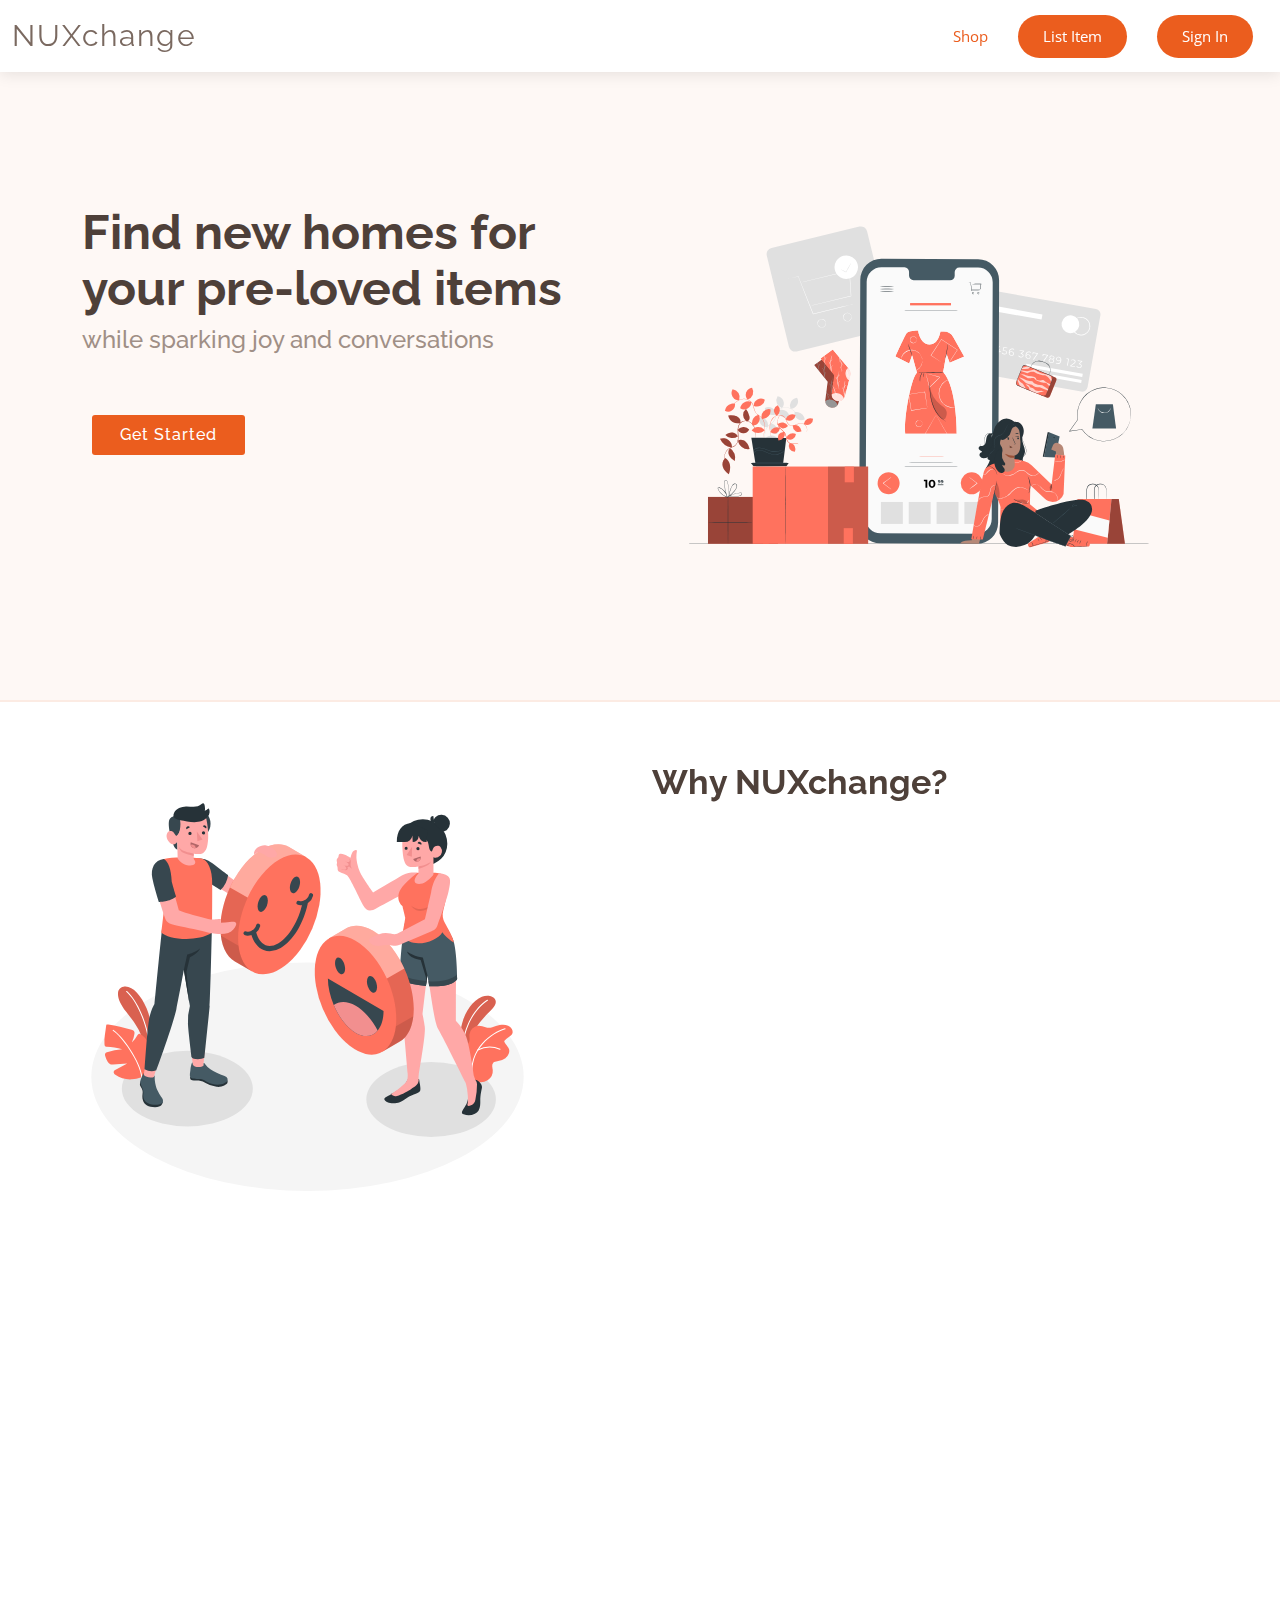
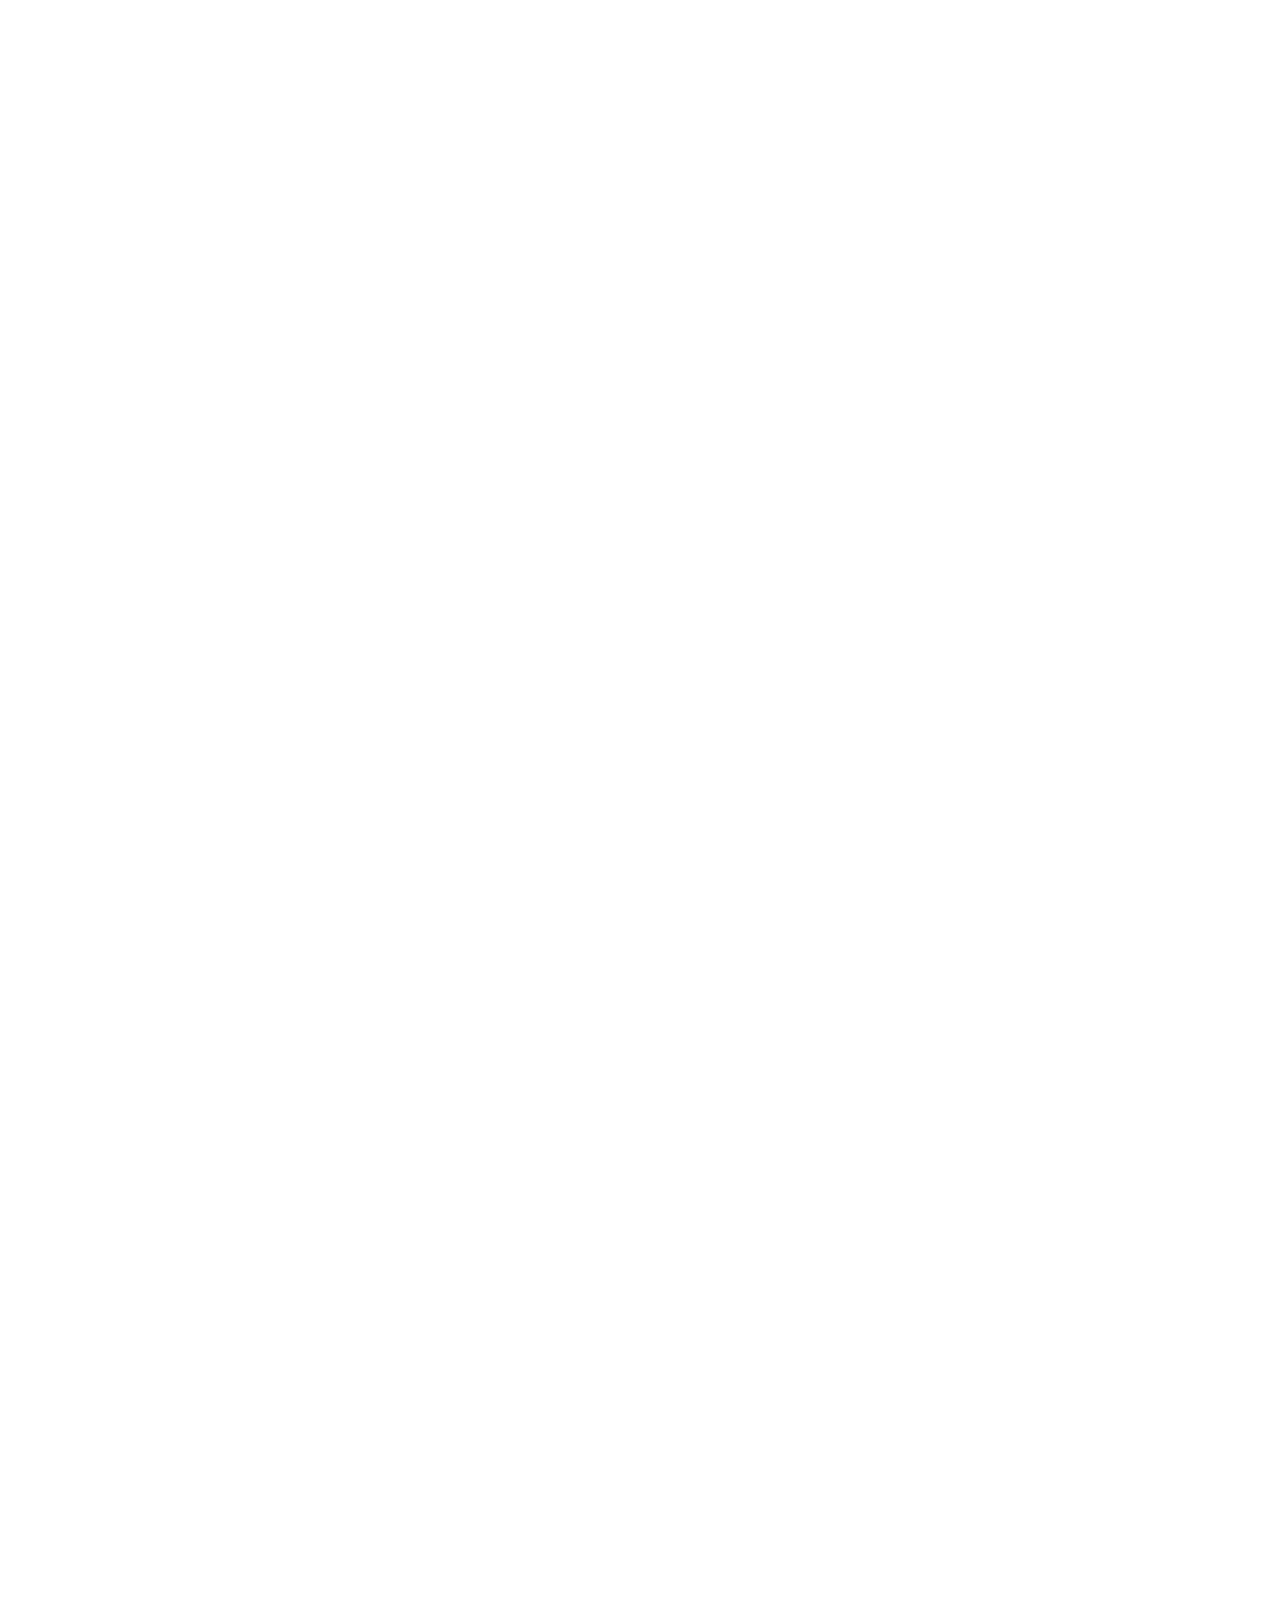
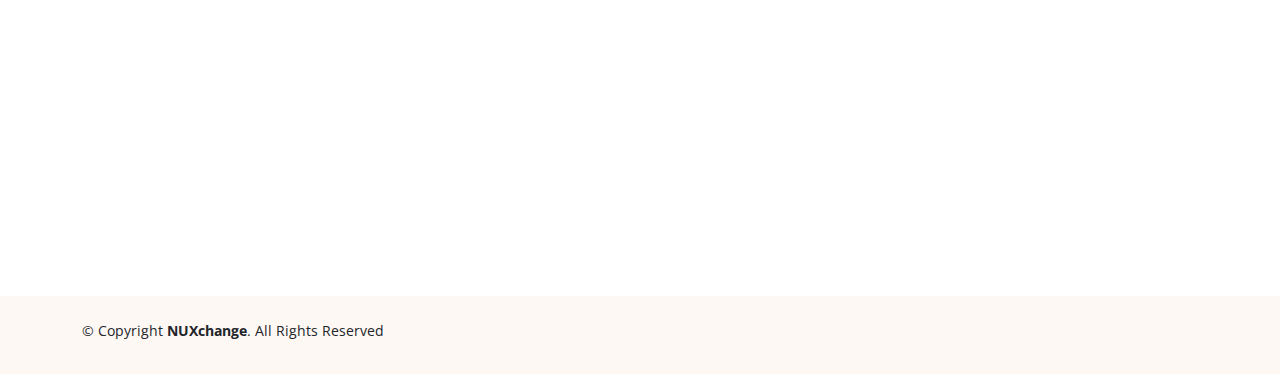
<file: index.html>
<!DOCTYPE html>
<html lang="en">

<head>
	<meta charset="utf-8">
	<meta content="width=device-width, initial-scale=1.0" name="viewport">

	<title>NUS Gift</title>
	<meta content="" name="description">
	<meta content="" name="keywords">

	<!-- Favicons -->
	<link href="assets/img/favicon.png" rel="icon">
  <link href="assets/img/apple-touch-icon.png" rel="apple-touch-icon">
  
	<!-- Google Fonts -->
	<link href="https://fonts.googleapis.com/css?family=Open+Sans:300,300i,400,400i,600,600i,700,700i|Raleway:300,300i,400,400i,600,600i,700,700i"
	 rel="stylesheet">

	<!-- Vendor CSS Files -->
	<link href="assets/vendor/bootstrap/css/bootstrap.min.css" rel="stylesheet">
	<link href="assets/vendor/icofont/icofont.min.css" rel="stylesheet">
	<link href="assets/vendor/boxicons/css/boxicons.min.css" rel="stylesheet">
	<link href="assets/vendor/venobox/venobox.css" rel="stylesheet">
	<link href="assets/vendor/owl.carousel/assets/owl.carousel.min.css" rel="stylesheet">
	<link href="assets/vendor/aos/aos.css" rel="stylesheet">

	<!-- Template Main CSS File -->
	<link href="assets/css/style.css" rel="stylesheet">

	<!-- =======================================================
  * Template Name: Ninestars - v3.0.0
  * Template URL: https://bootstrapmade.com/ninestars-free-bootstrap-3-theme-for-creative/
  * Author: BootstrapMade.com
  * License: https://bootstrapmade.com/license/
  ======================================================== -->
</head>

<body>

	<!-- ======= Header ======= -->
	<header id="header" class="fixed-top">
		<div class="container-fluid d-flex align-items-center justify-content-between">

			<div class="logo">
				<h1 class="text-light"><a href="index.html"><span>NUXchange</span></a></h1>
        <!-- Uncomment below if you prefer to use an image logo -->
        <!-- <a href="index.html"><img src="assets/img/logo.png" alt="" class="img-fluid"></a>-->
      </div>
      
      <nav class="nav-menu d-none d-lg-block">
        <ul>
          <li class="active"><a href="index.html">Shop</a></li>
          <li class="get-started"><a href="create_listing.html">List Item</a></li>
          <!-- sign in button linking to welcome.html -->
          <!-- This is where the user get to see the login screen -->
          <li class="get-started"><a href="welcome.html">Sign In</a></li>
        </ul>
      </nav><!-- .nav-menu -->

    </div>
  </header><!-- End Header -->

  <!-- ======= Hero Section ======= -->
  <section id="hero" class="d-flex align-items-center">

    <div class="container">
      <div class="row">
        <div class="col-lg-6 pt-5 pt-lg-0 order-2 order-lg-1">
          <h1>Find new homes for your pre-loved items</h1>
          <h2>while sparking joy and conversations</h2>
          <a href="#about" class="btn-get-started scrollto">Get Started</a>
        </div>
        <div class="col-lg-6 order-1 order-lg-2 hero-1">
          <img src="assets/img/hero-1.svg" class="img-fluid animated" alt="">
        </div>
      </div>
    </div>

  </section><!-- End Hero -->

  <main id="main">

    <!-- ======= About Section ======= -->
    <section id="about" class="about">
      <div class="container">

        <div class="row justify-content-between">
          <div class="col-lg-5 d-flex align-items-center justify-content-center about-img">
            <img src="assets/img/about.svg" class="img-fluid" alt="" data-aos="zoom-in">
          </div>
          <div class="col-lg-6 pt-5 pt-lg-0">
            <h3 data-aos="fade-up">Why NUXchange?</h3>
            <div class="row">
              <div class="col-md-6" data-aos="fade-up" data-aos-delay="100">
                <i class="bx bx-world"></i>
                <h4>Sustainable Consumption</h4>
                <p>Buy second-hand to reduce your carbon footprint.</p>
              </div>
              <div class="col-md-6" data-aos="fade-up" data-aos-delay="200">
                <i class="bx bx-dollar-circle"></i>
                <h4>Save money</h4>
                <p>As a student, every cent counts.</p>
              </div>
            </div>
          </div>
        </div>

      </div>
    </section><!-- End About Section -->

    <!-- ======= Products Portfolio Section ======= -->
    <section id="portfolio" class="portfolio">
      <div class="container">

        <div class="section-title" data-aos="fade-up">
          <h2>Today</h2>
          <p>Trending </p>
        </div>

        <div class="row" data-aos="fade-up" data-aos-delay="100">
          <div class="col-lg-12">
            <ul id="portfolio-flters">
              <li data-filter="*" class="filter-active">All</li>
              <li data-filter=".filter-app">Textbooks</li>
              <li data-filter=".filter-card">Household</li>
              <li data-filter=".filter-web">Fashion</li>
            </ul>
          </div>
        </div>

        <div class="row portfolio-container" data-aos="fade-up" data-aos-delay="200">

          <div class="col-lg-4 col-md-6 portfolio-item filter-app">
            <div class="portfolio-wrap">
              <img src="assets/img/portfolio/portfolio-1.jpg" class="img-fluid" alt="">
              <div class="portfolio-links">
                <a href="assets/img/portfolio/portfolio-1.jpg" data-gall="portfolioGallery" class="venobox" title="App 1"><i class="icofont-plus-circle"></i></a>
                <a href="portfolio-details.html" title="More Details"><i class="icofont-link"></i></a>
              </div>
              <div class="portfolio-info">
                <h4>Oxford Textbook and Dictionary Bundle</h4>
                <p>SoC</p>
              </div>
            </div>
          </div>

          <div class="col-lg-4 col-md-6 portfolio-item filter-web">
            <div class="portfolio-wrap">
              <img src="assets/img/portfolio/portfolio-2.jpg" class="img-fluid" alt="">
              <div class="portfolio-links">
                <a href="assets/img/portfolio/portfolio-2.jpg" data-gall="portfolioGallery" class="venobox" title="Web 3"><i class="icofont-plus-circle"></i></a>
                <a href="portfolio-details.html" title="More Details"><i class="icofont-link"></i></a>
              </div>
              <div class="portfolio-info">
                <h4>Web 3</h4>
                <p>Web</p>
              </div>
            </div>
          </div>

          <div class="col-lg-4 col-md-6 portfolio-item filter-app">
            <div class="portfolio-wrap">
              <img src="assets/img/portfolio/portfolio-3.jpg" class="img-fluid" alt="">
              <div class="portfolio-links">
                <a href="assets/img/portfolio/portfolio-3.jpg" data-gall="portfolioGallery" class="venobox" title="App 2"><i class="icofont-plus-circle"></i></a>
                <a href="portfolio-details.html" title="More Details"><i class="icofont-link"></i></a>
              </div>
              <div class="portfolio-info">
                <h4>App 2</h4>
                <p>App</p>
              </div>
            </div>
          </div>

          <div class="col-lg-4 col-md-6 portfolio-item filter-card">
            <div class="portfolio-wrap">
              <img src="assets/img/portfolio/portfolio-4.jpg" class="img-fluid" alt="">
              <div class="portfolio-links">
                <a href="assets/img/portfolio/portfolio-4.jpg" data-gall="portfolioGallery" class="venobox" title="Card 2"><i class="icofont-plus-circle"></i></a>
                <a href="portfolio-details.html" title="More Details"><i class="icofont-link"></i></a>
              </div>
              <div class="portfolio-info">
                <h4>Card 2</h4>
                <p>Card</p>
              </div>
            </div>
          </div>

          <div class="col-lg-4 col-md-6 portfolio-item filter-web">
            <div class="portfolio-wrap">
              <img src="assets/img/portfolio/portfolio-5.jpg" class="img-fluid" alt="">
              <div class="portfolio-links">
                <a href="assets/img/portfolio/portfolio-5.jpg" data-gall="portfolioGallery" class="venobox" title="Web 2"><i class="icofont-plus-circle"></i></a>
                <a href="portfolio-details.html" title="More Details"><i class="icofont-link"></i></a>
              </div>
              <div class="portfolio-info">
                <h4>Web 2</h4>
                <p>Web</p>
              </div>
            </div>
          </div>

          <div class="col-lg-4 col-md-6 portfolio-item filter-app">
            <div class="portfolio-wrap">
              <img src="assets/img/portfolio/portfolio-6.jpg" class="img-fluid" alt="">
              <div class="portfolio-links">
                <a href="assets/img/portfolio/portfolio-6.jpg" data-gall="portfolioGallery" class="venobox" title="App 3"><i class="icofont-plus-circle"></i></a>
                <a href="portfolio-details.html" title="More Details"><i class="icofont-link"></i></a>
              </div>
              <div class="portfolio-info">
                <h4>App 3</h4>
                <p>App</p>
              </div>
            </div>
          </div>

          <div class="col-lg-4 col-md-6 portfolio-item filter-card">
            <div class="portfolio-wrap">
              <img src="assets/img/portfolio/portfolio-7.jpg" class="img-fluid" alt="">
              <div class="portfolio-links">
                <a href="assets/img/portfolio/portfolio-7.jpg" data-gall="portfolioGallery" class="venobox" title="Card 1"><i class="icofont-plus-circle"></i></a>
                <a href="portfolio-details.html" title="More Details"><i class="icofont-link"></i></a>
              </div>
              <div class="portfolio-info">
                <h4>Card 1</h4>
                <p>Card</p>
              </div>
            </div>
          </div>

          <div class="col-lg-4 col-md-6 portfolio-item filter-card">
            <div class="portfolio-wrap">
              <img src="assets/img/portfolio/portfolio-8.jpg" class="img-fluid" alt="">
              <div class="portfolio-links">
                <a href="assets/img/portfolio/portfolio-8.jpg" data-gall="portfolioGallery" class="venobox" title="Card 3"><i class="icofont-plus-circle"></i></a>
                <a href="portfolio-details.html" title="More Details"><i class="icofont-link"></i></a>
              </div>
              <div class="portfolio-info">
                <h4>Card 3</h4>
                <p>Card</p>
              </div>
            </div>
          </div>

          <div class="col-lg-4 col-md-6 portfolio-item filter-web">
            <div class="portfolio-wrap">
              <img src="assets/img/portfolio/portfolio-9.jpg" class="img-fluid" alt="">
              <div class="portfolio-links">
                <a href="assets/img/portfolio/portfolio-9.jpg" data-gall="portfolioGallery" class="venobox" title="Web 3"><i class="icofont-plus-circle"></i></a>
                <a href="portfolio-details.html" title="More Details"><i class="icofont-link"></i></a>
              </div>
              <div class="portfolio-info">
                <h4>Web 3</h4>
                <p>Web</p>
              </div>
            </div>
          </div>

        </div>

      </div>
    </section><!-- End Portfolio Section -->

 

    <!-- ======= Contact Us Section ======= -->
    <section id="contact" class="contact">
      <div class="container">

        <div class="section-title" data-aos="fade-up">
          <h2>Contact Us</h2>
          <p>Got enquiries?</p>
        </div>

        <div class="row">

          <div class="row justify-content-between" data-aos="fade-up" data-aos-delay="100">
            <div class="info">
              <div class="address">
                <i class="icofont-google-map"></i>
                <h4>Location:</h4>
                <p>25 Lower Kent Ridge Rd, Singapore 119081</p>
              </div>

              <div class="email">
                <i class="icofont-envelope"></i>
                <h4>Email:</h4>
                <p>noreply@hacknroll.nushackers.org</p>
              </div>

              <div class="phone">
                <i class="icofont-phone"></i>
                <h4>Call:</h4>
                <p>+65 6516 6666</p>
              </div>

              <div>
              <iframe src="https://www.google.com/maps/embed?pb=!1m14!1m8!1m3!1d15955.186702481154!2d103.7763939!3d1.2966426!3m2!1i1024!2i768!4f13.1!3m3!1m2!1s0x0%3A0x488d08d6c1f88d6b!2sNational%20University%20of%20Singapore!5e0!3m2!1sen!2ssg!4v1610118516429!5m2!1sen!2ssg" width="600" height="450" frameborder="0" style="border:0;" allowfullscreen="" aria-hidden="false" tabindex="0"></iframe>
            </div>

          </div>
    </section><!-- End Contact Us Section -->

  </main><!-- End #main -->

  <!-- ======= Footer ======= -->
  <footer id="footer">

    <div class="container py-4">
      <div class="copyright">
        &copy; Copyright <strong><span>NUXchange</span></strong>. All Rights Reserved
      </div>
      <div class="credits">
        <!-- All the links in the footer should remain intact. -->
        <!-- You can delete the links only if you purchased the pro version. -->
        <!-- Licensing information: https://bootstrapmade.com/license/ -->
        <!-- Purchase the pro version with working PHP/AJAX contact form: https://bootstrapmade.com/ninestars-free-bootstrap-3-theme-for-creative/ -->
      </div>
    </div>
  </footer><!-- End Footer -->

  <a href="#" class="back-to-top"><i class="icofont-simple-up"></i></a>

  <!-- Vendor JS Files -->
  <script src="assets/vendor/jquery/jquery.min.js"></script>
  <script src="assets/vendor/bootstrap/js/bootstrap.bundle.min.js"></script>
  <script src="assets/vendor/jquery.easing/jquery.easing.min.js"></script>
  <script src="assets/vendor/php-email-form/validate.js"></script>
  <script src="assets/vendor/isotope-layout/isotope.pkgd.min.js"></script>
  <script src="assets/vendor/venobox/venobox.min.js"></script>
  <script src="assets/vendor/owl.carousel/owl.carousel.min.js"></script>
  <script src="assets/vendor/aos/aos.js"></script>

  <!-- Template Main JS File -->
  <script src="assets/js/main.js"></script>

</body>

</html>
</file>
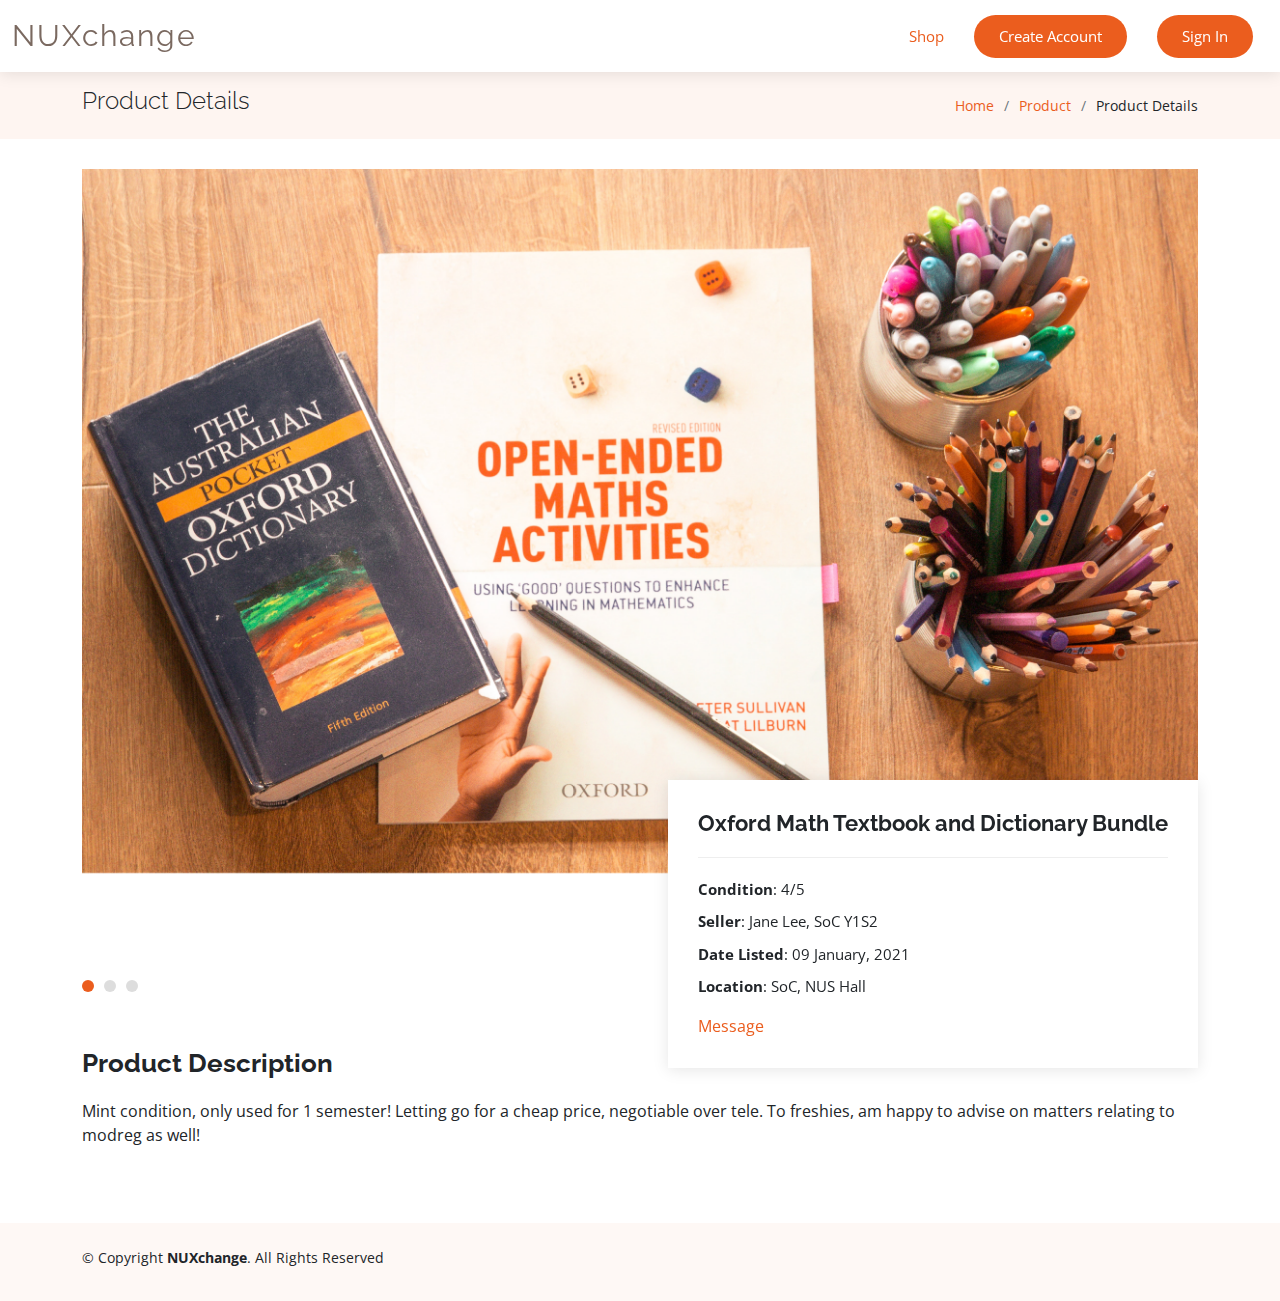
<file: portfolio-details.html>
<!DOCTYPE html>
<html lang="en">

<head>
  <meta charset="utf-8">
  <meta content="width=device-width, initial-scale=1.0" name="viewport">

  <title>Listing</title>
  <meta content="" name="description">
  <meta content="" name="keywords">

  <!-- Favicons -->
  <link href="assets/img/favicon.png" rel="icon">
  <link href="assets/img/apple-touch-icon.png" rel="apple-touch-icon">

  <!-- Google Fonts -->
  <link href="https://fonts.googleapis.com/css?family=Open+Sans:300,300i,400,400i,600,600i,700,700i|Raleway:300,300i,400,400i,600,600i,700,700i" rel="stylesheet">

  <!-- Vendor CSS Files -->
  <link href="assets/vendor/bootstrap/css/bootstrap.min.css" rel="stylesheet">
  <link href="assets/vendor/icofont/icofont.min.css" rel="stylesheet">
  <link href="assets/vendor/boxicons/css/boxicons.min.css" rel="stylesheet">
  <link href="assets/vendor/venobox/venobox.css" rel="stylesheet">
  <link href="assets/vendor/owl.carousel/assets/owl.carousel.min.css" rel="stylesheet">
  <link href="assets/vendor/aos/aos.css" rel="stylesheet">

  <!-- Template Main CSS File -->
  <link href="assets/css/style.css" rel="stylesheet">

  <!-- =======================================================
  * Template Name: Ninestars - v3.0.0
  * Template URL: https://bootstrapmade.com/ninestars-free-bootstrap-3-theme-for-creative/
  * Author: BootstrapMade.com
  * License: https://bootstrapmade.com/license/
  ======================================================== -->
</head>

<body>

  <!-- ======= Header ======= -->
	<header id="header" class="fixed-top">
		<div class="container-fluid d-flex align-items-center justify-content-between">

			<div class="logo">
				<h1 class="text-light"><a href="index.html"><span>NUXchange</span></a></h1>
        <!-- Uncomment below if you prefer to use an image logo -->
        <!-- <a href="index.html"><img src="assets/img/logo.png" alt="" class="img-fluid"></a>-->
      </div>
      
      <nav class="nav-menu d-none d-lg-block">
        <ul>
          <li class="active"><a href="index.html">Shop</a></li>
          <li class="get-started"><a href="#team">Create Account</a></li>
          <!-- sign in button linking to welcome.html -->
          <!-- This is where the user get to see the login screen -->
          <li class="get-started"><a href="welcome.html">Sign In</a></li>
        </ul>
      </nav><!-- .nav-menu -->

    </div>
  </header><!-- End Header -->


  <main id="main">

    <!-- ======= Breadcrumbs Section ======= -->
    <section class="breadcrumbs">
      <div class="container">

        <div class="d-flex justify-content-between align-items-center">
          <h2>Product Details</h2>
          <ol>
            <li><a href="index.html">Home</a></li>
            <li><a href="portfolio.html">Product</a></li>
            <li>Product Details</li>
          </ol>
        </div>

      </div>
    </section><!-- Breadcrumbs Section -->

    <!-- ======= Portfolio Details Section ======= -->
    <section class="portfolio-details">
      <div class="container">

        <div class="portfolio-details-container">

          <div class="owl-carousel portfolio-details-carousel">
            <img src="assets/img/portfolio/portfolio-details-1.jpg" class="img-fluid" alt="">
            <img src="assets/img/portfolio/portfolio-details-2.jpg" class="img-fluid" alt="">
            <img src="assets/img/portfolio/portfolio-details-3.jpg" class="img-fluid" alt="">
          </div>

          <div class="portfolio-info">
            <h3>Oxford Math Textbook and Dictionary Bundle</h3>
            <ul>
              <li><strong>Condition</strong>: 4/5</li>
              <li><strong>Seller</strong>: Jane Lee, SoC Y1S2</li>
              <li><strong>Date Listed</strong>: 09 January, 2021</li>
              <li><strong>Location</strong>: SoC, NUS Hall
            </ul>
            <a href="#tele" class="btn-get-started scrollto">Message</a>
          </div>

        </div>
          
        <div class="portfolio-description">
          <h2>Product Description</h2>
          <p>
            Mint condition, only used for 1 semester! Letting go for a cheap price, negotiable over tele. To freshies, am happy to advise on matters relating to modreg as well! 
          </p>
        </div>
      </div>
    </section><!-- End Portfolio Details Section -->

  </main><!-- End #main -->

 <!-- ======= Footer ======= -->
  <footer id="footer">

    <div class="container py-4">
      <div class="copyright">
        &copy; Copyright <strong><span>NUXchange</span></strong>. All Rights Reserved
      </div>
      <div class="credits">
        <!-- All the links in the footer should remain intact. -->
        <!-- You can delete the links only if you purchased the pro version. -->
        <!-- Licensing information: https://bootstrapmade.com/license/ -->
        <!-- Purchase the pro version with working PHP/AJAX contact form: https://bootstrapmade.com/ninestars-free-bootstrap-3-theme-for-creative/ -->
      </div>
    </div>
  </footer><!-- End Footer -->

  <a href="#" class="back-to-top"><i class="icofont-simple-up"></i></a>

  <!-- Vendor JS Files -->
  <script src="assets/vendor/jquery/jquery.min.js"></script>
  <script src="assets/vendor/bootstrap/js/bootstrap.bundle.min.js"></script>
  <script src="assets/vendor/jquery.easing/jquery.easing.min.js"></script>
  <script src="assets/vendor/php-email-form/validate.js"></script>
  <script src="assets/vendor/isotope-layout/isotope.pkgd.min.js"></script>
  <script src="assets/vendor/venobox/venobox.min.js"></script>
  <script src="assets/vendor/owl.carousel/owl.carousel.min.js"></script>
  <script src="assets/vendor/aos/aos.js"></script>

  <!-- Template Main JS File -->
  <script src="assets/js/main.js"></script>

</body>

</html>
</file>
<file: assets/vendor/venobox/venobox.css>
/* ------ venobox.css --------*/
.vbox-overlay *, .vbox-overlay *:before, .vbox-overlay *:after{
    -webkit-backface-visibility: hidden;
    -webkit-box-sizing:border-box;
    -moz-box-sizing:border-box;
    box-sizing:border-box;
}
.vbox-overlay * { 
    -webkit-backface-visibility: visible;
    backface-visibility: visible;
}
.vbox-overlay{
    display: -webkit-flex;
    display: flex;
    -webkit-flex-direction: column;
    flex-direction: column;
    -webkit-justify-content: center;
    justify-content: center;
    -webkit-align-items: center;
    align-items: center;
    position: fixed;
    left: 0;
    top: 0;
    bottom: 0;
    right: 0;
    z-index: 999999;
}

/* ----- navigation ----- */
.vbox-title{
    width: 100%;
    height: 40px;
    float: left;
    text-align: center;
    line-height: 28px;
    font-size: 12px;
    padding: 6px 50px;
    overflow: hidden;
    position: fixed;
    display: none;
    left: 0;
    z-index: 89;
}
.vbox-close{
    cursor: pointer;
    position: fixed;
    top: -1px;
    right: 0;
    width: 50px;
    height: 40px;
    padding: 6px;
    display: block;
    background-position:10px center;
    overflow: hidden;
    font-size: 24px;
    line-height: 1;
    text-align: center;
    z-index: 99;
}
.vbox-left{
    cursor: pointer;
    position: fixed;
    left: 0;
    height: 40px;
    overflow: hidden;
    line-height: 28px;
    font-size: 12px;
    z-index: 99;
    display: flex;
    align-items:center;
}
.vbox-num{
    display: inline-block;
    margin: 6px 0 6px 15px;
}
/* ----- Social share ----- */
.vbox-share{
    line-height: 28px;
    font-size: 12px;
    overflow: hidden;
    position: fixed;
    left: 0;
    z-index: 98;
    display: flex;
    align-items:center;
    justify-content: center;
    width: 100%;
    text-align: center;
}
.vbox-share svg{
    max-height: 28px;
    width: 28px;
    z-index: 10;
    margin-left: 12px;
    margin-top: 6px;
    margin-bottom: 6px;
    vertical-align: middle;
}


/* ----- navigation ARROWS ----- */
.vbox-next, .vbox-prev{
    position: fixed;
    top: 50%;
    margin-top: -15px;
    overflow: hidden;
    cursor: pointer;
    display: block;
    width: 45px;
    height: 45px;
    z-index: 99;
}
.vbox-next span, .vbox-prev span{
    position: relative;
    width: 20px;
    height: 20px;
    border: 2px solid transparent;
    border-top-color: #B6B6B6;
    border-right-color: #B6B6B6;
    text-indent: -100px;
    position: absolute;
    top: 8px;
    display: block;
}
.vbox-prev{
    left: 15px;
}
.vbox-next{
    right: 15px;
}
.vbox-prev span{
    left: 10px;
    -ms-transform: rotate(-135deg);
    -webkit-transform: rotate(-135deg);
    transform: rotate(-135deg);
}
.vbox-next span{
    -ms-transform: rotate(45deg);
    -webkit-transform: rotate(45deg);
    transform: rotate(45deg);
    right: 10px;
}
/* ------- inline window ------ */
.vbox-inline{
    width: 420px;
    height: 315px;
    height: 70vh;
    padding: 10px;
    background: #fff;
    margin: 0 auto;
    overflow: auto;
    text-align: left;
}
/* ------- Video & iFrames window ------ */
.venoframe{
    max-width: 100%;
    width: 100%;
    border: none;
    width: 100%;
    height: 260px;
    height: 70vh;
}
.venoframe.vbvid{
    height: 260px;
}
@media (min-width: 768px) {
    .venoframe, .vbox-inline{
        width: 90%;
        height: 360px;
        height: 70vh;
    }
    .venoframe.vbvid{
        width: 640px;
        height: 360px;
    }
}
@media (min-width: 992px) {
    .venoframe, .vbox-inline{
        max-width: 1200px;
        width: 80%;
        height: 540px;
        height: 70vh;
    }
    .venoframe.vbvid{
        width: 960px;
        height: 540px;
    }
}
/* 
Please do NOT edit this part! 
or at least read this note: http://i.imgur.com/7C0ws9e.gif
*/
.vbox-open{
    overflow: hidden;
}
.vbox-container{
    position: absolute;
    left: 0;
    right: 0;
    top: 0;
    bottom: 0;
    overflow-x: hidden;
    overflow-y: scroll;
    overflow-scrolling: touch;
    -webkit-overflow-scrolling: touch;
    z-index: 20;
    max-height: 100%;

}

.vbox-content{
    text-align: center;
    float: left;
    width: 100%;
    position: relative;
    overflow: hidden;
    padding: 20px 4%;
}
.vbox-container img{
    max-width: 100%;
    height: auto;
}
.vbox-figlio{
    box-shadow: 0 0 12px rgba(0,0,0,0.19), 0 6px 6px rgba(0,0,0,0.23);
    max-width: 100%;
    text-align: initial;
}
img.vbox-figlio{
    -webkit-user-select: none;
-khtml-user-select: none;
-moz-user-select: none;
-o-user-select: none;
user-select: none;
}
.vbox-content.swipe-left{
    margin-left: -200px !important;
}
.vbox-content.swipe-right{
    margin-left: 200px !important;
}
.vbox-animated{
    webkit-transition: margin 300ms ease-out;
    transition: margin 300ms ease-out;
}

/* ---------- preloader ----------
 * SPINKIT 
 * http://tobiasahlin.com/spinkit/
-------------------------------- */
.sk-double-bounce,.sk-rotating-plane{width:40px;height:40px;margin:40px auto}.sk-rotating-plane{background-color:#333;-webkit-animation:sk-rotatePlane 1.2s infinite ease-in-out;animation:sk-rotatePlane 1.2s infinite ease-in-out}@-webkit-keyframes sk-rotatePlane{0%{-webkit-transform:perspective(120px) rotateX(0) rotateY(0);transform:perspective(120px) rotateX(0) rotateY(0)}50%{-webkit-transform:perspective(120px) rotateX(-180.1deg) rotateY(0);transform:perspective(120px) rotateX(-180.1deg) rotateY(0)}100%{-webkit-transform:perspective(120px) rotateX(-180deg) rotateY(-179.9deg);transform:perspective(120px) rotateX(-180deg) rotateY(-179.9deg)}}@keyframes sk-rotatePlane{0%{-webkit-transform:perspective(120px) rotateX(0) rotateY(0);transform:perspective(120px) rotateX(0) rotateY(0)}50%{-webkit-transform:perspective(120px) rotateX(-180.1deg) rotateY(0);transform:perspective(120px) rotateX(-180.1deg) rotateY(0)}100%{-webkit-transform:perspective(120px) rotateX(-180deg) rotateY(-179.9deg);transform:perspective(120px) rotateX(-180deg) rotateY(-179.9deg)}}.sk-double-bounce{position:relative}.sk-double-bounce .sk-child{width:100%;height:100%;border-radius:50%;background-color:#333;opacity:.6;position:absolute;top:0;left:0;-webkit-animation:sk-doubleBounce 2s infinite ease-in-out;animation:sk-doubleBounce 2s infinite ease-in-out}.sk-chasing-dots .sk-child,.sk-spinner-pulse,.sk-three-bounce .sk-child{background-color:#333;border-radius:100%}.sk-double-bounce .sk-double-bounce2{-webkit-animation-delay:-1s;animation-delay:-1s}@-webkit-keyframes sk-doubleBounce{0%,100%{-webkit-transform:scale(0);transform:scale(0)}50%{-webkit-transform:scale(1);transform:scale(1)}}@keyframes sk-doubleBounce{0%,100%{-webkit-transform:scale(0);transform:scale(0)}50%{-webkit-transform:scale(1);transform:scale(1)}}.sk-wave{margin:40px auto;width:50px;height:40px;text-align:center;font-size:10px}.sk-wave .sk-rect{background-color:#333;height:100%;width:6px;display:inline-block;-webkit-animation:sk-waveStretchDelay 1.2s infinite ease-in-out;animation:sk-waveStretchDelay 1.2s infinite ease-in-out}.sk-wave .sk-rect1{-webkit-animation-delay:-1.2s;animation-delay:-1.2s}.sk-wave .sk-rect2{-webkit-animation-delay:-1.1s;animation-delay:-1.1s}.sk-wave .sk-rect3{-webkit-animation-delay:-1s;animation-delay:-1s}.sk-wave .sk-rect4{-webkit-animation-delay:-.9s;animation-delay:-.9s}.sk-wave .sk-rect5{-webkit-animation-delay:-.8s;animation-delay:-.8s}@-webkit-keyframes sk-waveStretchDelay{0%,100%,40%{-webkit-transform:scaleY(.4);transform:scaleY(.4)}20%{-webkit-transform:scaleY(1);transform:scaleY(1)}}@keyframes sk-waveStretchDelay{0%,100%,40%{-webkit-transform:scaleY(.4);transform:scaleY(.4)}20%{-webkit-transform:scaleY(1);transform:scaleY(1)}}.sk-wandering-cubes{margin:40px auto;width:40px;height:40px;position:relative}.sk-wandering-cubes .sk-cube{background-color:#333;width:10px;height:10px;position:absolute;top:0;left:0;-webkit-animation:sk-wanderingCube 1.8s ease-in-out -1.8s infinite both;animation:sk-wanderingCube 1.8s ease-in-out -1.8s infinite both}.sk-chasing-dots,.sk-spinner-pulse{width:40px;height:40px;margin:40px auto}.sk-wandering-cubes .sk-cube2{-webkit-animation-delay:-.9s;animation-delay:-.9s}@-webkit-keyframes sk-wanderingCube{0%{-webkit-transform:rotate(0);transform:rotate(0)}25%{-webkit-transform:translateX(30px) rotate(-90deg) scale(.5);transform:translateX(30px) rotate(-90deg) scale(.5)}50%{-webkit-transform:translateX(30px) translateY(30px) rotate(-179deg);transform:translateX(30px) translateY(30px) rotate(-179deg)}50.1%{-webkit-transform:translateX(30px) translateY(30px) rotate(-180deg);transform:translateX(30px) translateY(30px) rotate(-180deg)}75%{-webkit-transform:translateX(0) translateY(30px) rotate(-270deg) scale(.5);transform:translateX(0) translateY(30px) rotate(-270deg) scale(.5)}100%{-webkit-transform:rotate(-360deg);transform:rotate(-360deg)}}@keyframes sk-wanderingCube{0%{-webkit-transform:rotate(0);transform:rotate(0)}25%{-webkit-transform:translateX(30px) rotate(-90deg) scale(.5);transform:translateX(30px) rotate(-90deg) scale(.5)}50%{-webkit-transform:translateX(30px) translateY(30px) rotate(-179deg);transform:translateX(30px) translateY(30px) rotate(-179deg)}50.1%{-webkit-transform:translateX(30px) translateY(30px) rotate(-180deg);transform:translateX(30px) translateY(30px) rotate(-180deg)}75%{-webkit-transform:translateX(0) translateY(30px) rotate(-270deg) scale(.5);transform:translateX(0) translateY(30px) rotate(-270deg) scale(.5)}100%{-webkit-transform:rotate(-360deg);transform:rotate(-360deg)}}.sk-spinner-pulse{-webkit-animation:sk-pulseScaleOut 1s infinite ease-in-out;animation:sk-pulseScaleOut 1s infinite ease-in-out}@-webkit-keyframes sk-pulseScaleOut{0%{-webkit-transform:scale(0);transform:scale(0)}100%{-webkit-transform:scale(1);transform:scale(1);opacity:0}}@keyframes sk-pulseScaleOut{0%{-webkit-transform:scale(0);transform:scale(0)}100%{-webkit-transform:scale(1);transform:scale(1);opacity:0}}.sk-chasing-dots{position:relative;text-align:center;-webkit-animation:sk-chasingDotsRotate 2s infinite linear;animation:sk-chasingDotsRotate 2s infinite linear}.sk-chasing-dots .sk-child{width:60%;height:60%;display:inline-block;position:absolute;top:0;-webkit-animation:sk-chasingDotsBounce 2s infinite ease-in-out;animation:sk-chasingDotsBounce 2s infinite ease-in-out}.sk-chasing-dots .sk-dot2{top:auto;bottom:0;-webkit-animation-delay:-1s;animation-delay:-1s}@-webkit-keyframes sk-chasingDotsRotate{100%{-webkit-transform:rotate(360deg);transform:rotate(360deg)}}@keyframes sk-chasingDotsRotate{100%{-webkit-transform:rotate(360deg);transform:rotate(360deg)}}@-webkit-keyframes sk-chasingDotsBounce{0%,100%{-webkit-transform:scale(0);transform:scale(0)}50%{-webkit-transform:scale(1);transform:scale(1)}}@keyframes sk-chasingDotsBounce{0%,100%{-webkit-transform:scale(0);transform:scale(0)}50%{-webkit-transform:scale(1);transform:scale(1)}}.sk-three-bounce{margin:40px auto;width:80px;text-align:center}.sk-three-bounce .sk-child{width:20px;height:20px;display:inline-block;-webkit-animation:sk-three-bounce 1.4s ease-in-out 0s infinite both;animation:sk-three-bounce 1.4s ease-in-out 0s infinite both}.sk-circle .sk-child:before,.sk-fading-circle .sk-circle:before{display:block;border-radius:100%;content:'';background-color:#333}.sk-three-bounce .sk-bounce1{-webkit-animation-delay:-.32s;animation-delay:-.32s}.sk-three-bounce .sk-bounce2{-webkit-animation-delay:-.16s;animation-delay:-.16s}@-webkit-keyframes sk-three-bounce{0%,100%,80%{-webkit-transform:scale(0);transform:scale(0)}40%{-webkit-transform:scale(1);transform:scale(1)}}@keyframes sk-three-bounce{0%,100%,80%{-webkit-transform:scale(0);transform:scale(0)}40%{-webkit-transform:scale(1);transform:scale(1)}}.sk-circle{margin:40px auto;width:40px;height:40px;position:relative}.sk-circle .sk-child{width:100%;height:100%;position:absolute;left:0;top:0}.sk-circle .sk-child:before{margin:0 auto;width:15%;height:15%;-webkit-animation:sk-circleBounceDelay 1.2s infinite ease-in-out both;animation:sk-circleBounceDelay 1.2s infinite ease-in-out both}.sk-circle .sk-circle2{-webkit-transform:rotate(30deg);-ms-transform:rotate(30deg);transform:rotate(30deg)}.sk-circle .sk-circle3{-webkit-transform:rotate(60deg);-ms-transform:rotate(60deg);transform:rotate(60deg)}.sk-circle .sk-circle4{-webkit-transform:rotate(90deg);-ms-transform:rotate(90deg);transform:rotate(90deg)}.sk-circle .sk-circle5{-webkit-transform:rotate(120deg);-ms-transform:rotate(120deg);transform:rotate(120deg)}.sk-circle .sk-circle6{-webkit-transform:rotate(150deg);-ms-transform:rotate(150deg);transform:rotate(150deg)}.sk-circle .sk-circle7{-webkit-transform:rotate(180deg);-ms-transform:rotate(180deg);transform:rotate(180deg)}.sk-circle .sk-circle8{-webkit-transform:rotate(210deg);-ms-transform:rotate(210deg);transform:rotate(210deg)}.sk-circle .sk-circle9{-webkit-transform:rotate(240deg);-ms-transform:rotate(240deg);transform:rotate(240deg)}.sk-circle .sk-circle10{-webkit-transform:rotate(270deg);-ms-transform:rotate(270deg);transform:rotate(270deg)}.sk-circle .sk-circle11{-webkit-transform:rotate(300deg);-ms-transform:rotate(300deg);transform:rotate(300deg)}.sk-circle .sk-circle12{-webkit-transform:rotate(330deg);-ms-transform:rotate(330deg);transform:rotate(330deg)}.sk-circle .sk-circle2:before{-webkit-animation-delay:-1.1s;animation-delay:-1.1s}.sk-circle .sk-circle3:before{-webkit-animation-delay:-1s;animation-delay:-1s}.sk-circle .sk-circle4:before{-webkit-animation-delay:-.9s;animation-delay:-.9s}.sk-circle .sk-circle5:before{-webkit-animation-delay:-.8s;animation-delay:-.8s}.sk-circle .sk-circle6:before{-webkit-animation-delay:-.7s;animation-delay:-.7s}.sk-circle .sk-circle7:before{-webkit-animation-delay:-.6s;animation-delay:-.6s}.sk-circle .sk-circle8:before{-webkit-animation-delay:-.5s;animation-delay:-.5s}.sk-circle .sk-circle9:before{-webkit-animation-delay:-.4s;animation-delay:-.4s}.sk-circle .sk-circle10:before{-webkit-animation-delay:-.3s;animation-delay:-.3s}.sk-circle .sk-circle11:before{-webkit-animation-delay:-.2s;animation-delay:-.2s}.sk-circle .sk-circle12:before{-webkit-animation-delay:-.1s;animation-delay:-.1s}@-webkit-keyframes sk-circleBounceDelay{0%,100%,80%{-webkit-transform:scale(0);transform:scale(0)}40%{-webkit-transform:scale(1);transform:scale(1)}}@keyframes sk-circleBounceDelay{0%,100%,80%{-webkit-transform:scale(0);transform:scale(0)}40%{-webkit-transform:scale(1);transform:scale(1)}}.sk-cube-grid{width:40px;height:40px;margin:40px auto}.sk-cube-grid .sk-cube{width:33.33%;height:33.33%;background-color:#333;float:left;-webkit-animation:sk-cubeGridScaleDelay 1.3s infinite ease-in-out;animation:sk-cubeGridScaleDelay 1.3s infinite ease-in-out}.sk-cube-grid .sk-cube1{-webkit-animation-delay:.2s;animation-delay:.2s}.sk-cube-grid .sk-cube2{-webkit-animation-delay:.3s;animation-delay:.3s}.sk-cube-grid .sk-cube3{-webkit-animation-delay:.4s;animation-delay:.4s}.sk-cube-grid .sk-cube4{-webkit-animation-delay:.1s;animation-delay:.1s}.sk-cube-grid .sk-cube5{-webkit-animation-delay:.2s;animation-delay:.2s}.sk-cube-grid .sk-cube6{-webkit-animation-delay:.3s;animation-delay:.3s}.sk-cube-grid .sk-cube7{-webkit-animation-delay:0ms;animation-delay:0ms}.sk-cube-grid .sk-cube8{-webkit-animation-delay:.1s;animation-delay:.1s}.sk-cube-grid .sk-cube9{-webkit-animation-delay:.2s;animation-delay:.2s}@-webkit-keyframes sk-cubeGridScaleDelay{0%,100%,70%{-webkit-transform:scale3D(1,1,1);transform:scale3D(1,1,1)}35%{-webkit-transform:scale3D(0,0,1);transform:scale3D(0,0,1)}}@keyframes sk-cubeGridScaleDelay{0%,100%,70%{-webkit-transform:scale3D(1,1,1);transform:scale3D(1,1,1)}35%{-webkit-transform:scale3D(0,0,1);transform:scale3D(0,0,1)}}.sk-fading-circle{margin:40px auto;width:40px;height:40px;position:relative}.sk-fading-circle .sk-circle{width:100%;height:100%;position:absolute;left:0;top:0}.sk-fading-circle .sk-circle:before{margin:0 auto;width:15%;height:15%;-webkit-animation:sk-circleFadeDelay 1.2s infinite ease-in-out both;animation:sk-circleFadeDelay 1.2s infinite ease-in-out both}.sk-fading-circle .sk-circle2{-webkit-transform:rotate(30deg);-ms-transform:rotate(30deg);transform:rotate(30deg)}.sk-fading-circle .sk-circle3{-webkit-transform:rotate(60deg);-ms-transform:rotate(60deg);transform:rotate(60deg)}.sk-fading-circle .sk-circle4{-webkit-transform:rotate(90deg);-ms-transform:rotate(90deg);transform:rotate(90deg)}.sk-fading-circle .sk-circle5{-webkit-transform:rotate(120deg);-ms-transform:rotate(120deg);transform:rotate(120deg)}.sk-fading-circle .sk-circle6{-webkit-transform:rotate(150deg);-ms-transform:rotate(150deg);transform:rotate(150deg)}.sk-fading-circle .sk-circle7{-webkit-transform:rotate(180deg);-ms-transform:rotate(180deg);transform:rotate(180deg)}.sk-fading-circle .sk-circle8{-webkit-transform:rotate(210deg);-ms-transform:rotate(210deg);transform:rotate(210deg)}.sk-fading-circle .sk-circle9{-webkit-transform:rotate(240deg);-ms-transform:rotate(240deg);transform:rotate(240deg)}.sk-fading-circle .sk-circle10{-webkit-transform:rotate(270deg);-ms-transform:rotate(270deg);transform:rotate(270deg)}.sk-fading-circle .sk-circle11{-webkit-transform:rotate(300deg);-ms-transform:rotate(300deg);transform:rotate(300deg)}.sk-fading-circle .sk-circle12{-webkit-transform:rotate(330deg);-ms-transform:rotate(330deg);transform:rotate(330deg)}.sk-fading-circle .sk-circle2:before{-webkit-animation-delay:-1.1s;animation-delay:-1.1s}.sk-fading-circle .sk-circle3:before{-webkit-animation-delay:-1s;animation-delay:-1s}.sk-fading-circle .sk-circle4:before{-webkit-animation-delay:-.9s;animation-delay:-.9s}.sk-fading-circle .sk-circle5:before{-webkit-animation-delay:-.8s;animation-delay:-.8s}.sk-fading-circle .sk-circle6:before{-webkit-animation-delay:-.7s;animation-delay:-.7s}.sk-fading-circle .sk-circle7:before{-webkit-animation-delay:-.6s;animation-delay:-.6s}.sk-fading-circle .sk-circle8:before{-webkit-animation-delay:-.5s;animation-delay:-.5s}.sk-fading-circle .sk-circle9:before{-webkit-animation-delay:-.4s;animation-delay:-.4s}.sk-fading-circle .sk-circle10:before{-webkit-animation-delay:-.3s;animation-delay:-.3s}.sk-fading-circle .sk-circle11:before{-webkit-animation-delay:-.2s;animation-delay:-.2s}.sk-fading-circle .sk-circle12:before{-webkit-animation-delay:-.1s;animation-delay:-.1s}@-webkit-keyframes sk-circleFadeDelay{0%,100%,39%{opacity:0}40%{opacity:1}}@keyframes sk-circleFadeDelay{0%,100%,39%{opacity:0}40%{opacity:1}}.sk-folding-cube{margin:40px auto;width:40px;height:40px;position:relative;-webkit-transform:rotateZ(45deg);transform:rotateZ(45deg)}.sk-folding-cube .sk-cube{float:left;width:50%;height:50%;position:relative;-webkit-transform:scale(1.1);-ms-transform:scale(1.1);transform:scale(1.1)}.sk-folding-cube .sk-cube:before{content:'';position:absolute;top:0;left:0;width:100%;height:100%;background-color:#333;-webkit-animation:sk-foldCubeAngle 2.4s infinite linear both;animation:sk-foldCubeAngle 2.4s infinite linear both;-webkit-transform-origin:100% 100%;-ms-transform-origin:100% 100%;transform-origin:100% 100%}.sk-folding-cube .sk-cube2{-webkit-transform:scale(1.1) rotateZ(90deg);transform:scale(1.1) rotateZ(90deg)}.sk-folding-cube .sk-cube3{-webkit-transform:scale(1.1) rotateZ(180deg);transform:scale(1.1) rotateZ(180deg)}.sk-folding-cube .sk-cube4{-webkit-transform:scale(1.1) rotateZ(270deg);transform:scale(1.1) rotateZ(270deg)}.sk-folding-cube .sk-cube2:before{-webkit-animation-delay:.3s;animation-delay:.3s}.sk-folding-cube .sk-cube3:before{-webkit-animation-delay:.6s;animation-delay:.6s}.sk-folding-cube .sk-cube4:before{-webkit-animation-delay:.9s;animation-delay:.9s}@-webkit-keyframes sk-foldCubeAngle{0%,10%{-webkit-transform:perspective(140px) rotateX(-180deg);transform:perspective(140px) rotateX(-180deg);opacity:0}25%,75%{-webkit-transform:perspective(140px) rotateX(0);transform:perspective(140px) rotateX(0);opacity:1}100%,90%{-webkit-transform:perspective(140px) rotateY(180deg);transform:perspective(140px) rotateY(180deg);opacity:0}}@keyframes sk-foldCubeAngle{0%,10%{-webkit-transform:perspective(140px) rotateX(-180deg);transform:perspective(140px) rotateX(-180deg);opacity:0}25%,75%{-webkit-transform:perspective(140px) rotateX(0);transform:perspective(140px) rotateX(0);opacity:1}100%,90%{-webkit-transform:perspective(140px) rotateY(180deg);transform:perspective(140px) rotateY(180deg);opacity:0}}
</file>
<file: assets/css/style.css>
/**
* Template Name: Ninestars - v3.0.0
* Template URL: https://bootstrapmade.com/ninestars-free-bootstrap-3-theme-for-creative/
* Author: BootstrapMade.com
* License: https://bootstrapmade.com/license/
*/

/*--------------------------------------------------------------
# General
--------------------------------------------------------------*/
body {
  font-family: "Open Sans", sans-serif;
  color: #212529;
}

a {
  color: #eb5d1e;
  text-decoration: none;
}

a:hover {
  color: #ef7f4d;
  text-decoration: none;
}

h1, h2, h3, h4, h5, h6, .font-primary {
  font-family: "Raleway", sans-serif;
}

@media (prefers-reduced-motion: no-preference) {
  :root {
    scroll-behavior: auto;
  }
}

/*--------------------------------------------------------------
# Back to top button
--------------------------------------------------------------*/
.back-to-top {
  position: fixed;
  display: none;
  width: 40px;
  height: 40px;
  border-radius: 3px;
  right: 15px;
  bottom: 15px;
  background: #eb5d1e;
  color: #fff;
  transition: display 0.5s ease-in-out;
  z-index: 99999;
}

.back-to-top i {
  font-size: 24px;
  position: absolute;
  top: 8px;
  left: 8px;
}

.back-to-top:hover {
  color: #fff;
  background: #ee7843;
  transition: background 0.2s ease-in-out;
}

/*--------------------------------------------------------------
# Disable aos animation delay on mobile devices
--------------------------------------------------------------*/
@media screen and (max-width: 768px) {
  [data-aos-delay] {
    transition-delay: 0 !important;
  }
}

/*--------------------------------------------------------------
# Header
--------------------------------------------------------------*/
#header {
  height: 72px;
  transition: all 0.5s;
  z-index: 997;
  transition: all 0.5s;
  padding: 15px 0;
  background: #fff;
  box-shadow: 0px 2px 15px rgba(0, 0, 0, 0.1);
}

#header .logo h1 {
  font-size: 30px;
  margin: 0;
  padding: 6px 0;
  line-height: 1;
  font-weight: 400;
  letter-spacing: 2px;
}

#header .logo h1 a, #header .logo h1 a:hover {
  color: #7a6960;
  text-decoration: none;
}

#header .logo img {
  padding: 0;
  margin: 0;
  max-height: 40px;
}

#main {
  margin-top: 72px;
}

/*--------------------------------------------------------------
# Navigation Menu
--------------------------------------------------------------*/
/* Desktop Navigation */
.nav-menu, .nav-menu * {
  margin: 0;
  padding: 0;
  list-style: none;
}

.nav-menu > ul > li {
  position: relative;
  white-space: nowrap;
  float: left;
}

.nav-menu a {
  display: block;
  position: relative;
  color: #4e4039;
  padding: 10px 15px;
  transition: 0.3s;
  font-size: 15px;
  font-family: "Open Sans", sans-serif;
}

.nav-menu a:hover, .nav-menu .active > a, .nav-menu li:hover > a {
  color: #eb5d1e;
  text-decoration: none;
}

.nav-menu .get-started a {
  background: #eb5d1e;
  color: #fff;
  border-radius: 50px;
  margin: 0 15px;
  padding: 10px 25px;
}

.nav-menu .get-started a:hover {
  background: #ee7843;
  color: #fff;
}

.nav-menu .drop-down ul {
  display: block;
  position: absolute;
  left: 0;
  top: calc(100% + 30px);
  z-index: 99;
  opacity: 0;
  visibility: hidden;
  padding: 10px 0;
  background: #fff;
  box-shadow: 0px 0px 30px rgba(127, 137, 161, 0.25);
  transition: ease all 0.3s;
}

.nav-menu .drop-down:hover > ul {
  opacity: 1;
  top: 100%;
  visibility: visible;
}

.nav-menu .drop-down li {
  min-width: 180px;
  position: relative;
}

.nav-menu .drop-down ul a {
  padding: 10px 20px;
  font-size: 14px;
  font-weight: 500;
  text-transform: none;
  color: #3c1300;
}

.nav-menu .drop-down ul a:hover, .nav-menu .drop-down ul .active > a, .nav-menu .drop-down ul li:hover > a {
  color: #eb5d1e;
}

.nav-menu .drop-down > a:after {
  content: "\ea99";
  font-family: IcoFont;
  padding-left: 5px;
}

.nav-menu .drop-down .drop-down ul {
  top: 0;
  left: calc(100% - 30px);
}

.nav-menu .drop-down .drop-down:hover > ul {
  opacity: 1;
  top: 0;
  left: 100%;
}

.nav-menu .drop-down .drop-down > a {
  padding-right: 35px;
}

.nav-menu .drop-down .drop-down > a:after {
  content: "\eaa0";
  font-family: IcoFont;
  position: absolute;
  right: 15px;
}

@media (max-width: 1366px) {
  .nav-menu .drop-down .drop-down ul {
    left: -90%;
  }
  .nav-menu .drop-down .drop-down:hover > ul {
    left: -100%;
  }
  .nav-menu .drop-down .drop-down > a:after {
    content: "\ea9d";
  }
}

/* Mobile Navigation */
.mobile-nav {
  position: fixed;
  top: 0;
  bottom: 0;
  z-index: 9999;
  overflow-y: auto;
  left: -260px;
  width: 260px;
  padding-top: 18px;
  background: #4e4039;
  transition: 0.4s;
}

.mobile-nav * {
  margin: 0;
  padding: 0;
  list-style: none;
}

.mobile-nav a {
  display: block;
  position: relative;
  color: #fff;
  padding: 10px 20px;
  font-weight: 500;
  transition: 0.3s;
}

.mobile-nav a:hover, .mobile-nav .active > a, .mobile-nav li:hover > a {
  color: #f39e7a;
  text-decoration: none;
}

.mobile-nav .get-started a {
  background: #eb5d1e;
  color: #fff;
  border-radius: 50px;
  margin: 15px;
  padding: 10px 25px;
}

.mobile-nav .get-started a:hover {
  background: #ee7843;
  color: #fff;
}

.mobile-nav .drop-down > a:after {
  content: "\ea99";
  font-family: IcoFont;
  padding-left: 10px;
  position: absolute;
  right: 15px;
}

.mobile-nav .active.drop-down > a:after {
  content: "\eaa0";
}

.mobile-nav .drop-down > a {
  padding-right: 35px;
}

.mobile-nav .drop-down ul {
  display: none;
  overflow: hidden;
}

.mobile-nav .drop-down li {
  padding-left: 20px;
}

.mobile-nav-toggle {
  position: fixed;
  right: 15px;
  top: 22px;
  z-index: 9998;
  border: 0;
  background: none;
  font-size: 24px;
  transition: all 0.4s;
  outline: none !important;
  line-height: 1;
  cursor: pointer;
  text-align: right;
}

.mobile-nav-toggle i {
  color: #7a6960;
}

.mobile-nav-overly {
  width: 100%;
  height: 100%;
  z-index: 9997;
  top: 0;
  left: 0;
  position: fixed;
  background: rgba(78, 64, 57, 0.9);
  overflow: hidden;
  display: none;
}

.mobile-nav-active {
  overflow: hidden;
}

.mobile-nav-active .mobile-nav {
  left: 0;
}

.mobile-nav-active .mobile-nav-toggle i {
  color: #fff;
}

/*--------------------------------------------------------------
# Hero Section
--------------------------------------------------------------*/
#hero {
  width: 100%;
  height: 70vh;
  background: #fef8f5;
  border-bottom: 2px solid #fcebe3;
  margin: 72px 0 -72px 0;
}

#hero h1 {
  margin: 0 0 10px 0;
  font-size: 48px;
  font-weight: 700;
  line-height: 56px;
  color: #4e4039;
}

#hero h2 {
  color: #a08f86;
  margin-bottom: 50px;
  font-size: 24px;
}

#hero .btn-get-started {
  font-family: "Raleway", sans-serif;
  font-weight: 500;
  font-size: 16px;
  letter-spacing: 1px;
  display: inline-block;
  padding: 8px 28px;
  border-radius: 3px;
  transition: 0.5s;
  margin: 10px;
  color: #fff;
  background: #eb5d1e;
}

#hero .btn-get-started:hover {
  background: #ef7f4d;
}

#hero .animated {
  animation: up-down 2s ease-in-out infinite alternate-reverse both;
}

@media (min-width: 1024px) {
  #hero {
    background-attachment: fixed;
  }
}

@media (max-width: 991px) {
  #hero {
    height: calc(100vh - 72px);
  }
  #hero .animated {
    -webkit-animation: none;
    animation: none;
  }
  #hero .hero-img {
    text-align: center;
  }
  #hero .hero-img img {
    width: 50%;
  }
}

@media (max-width: 768px) {
  #hero h1 {
    font-size: 28px;
    line-height: 36px;
  }
  #hero h2 {
    font-size: 18px;
    line-height: 24px;
    margin-bottom: 30px;
  }
  #hero .hero-img img {
    width: 70%;
  }
}

@media (max-width: 575px) {
  #hero .hero-img img {
    width: 80%;
  }
}

@-webkit-keyframes up-down {
  0% {
    transform: translateY(10px);
  }
  100% {
    transform: translateY(-10px);
  }
}

@keyframes up-down {
  0% {
    transform: translateY(10px);
  }
  100% {
    transform: translateY(-10px);
  }
}

/*--------------------------------------------------------------
# Sections General
--------------------------------------------------------------*/
section {
  padding: 60px 0;
}

.section-bg {
  background-color: #fef8f5;
}

.section-title {
  text-align: center;
  padding-bottom: 30px;
}

.section-title h2 {
  font-size: 24px;
  font-weight: 700;
  padding-bottom: 0;
  line-height: 1px;
  margin-bottom: 15px;
  color: #c2b7b1;
}

.section-title p {
  padding-bottom: 15px;
  margin-bottom: 15px;
  position: relative;
  font-size: 32px;
  font-weight: 700;
  color: #4e4039;
}

.section-title p::after {
  content: '';
  position: absolute;
  display: block;
  width: 60px;
  height: 2px;
  background: #eb5d1e;
  bottom: 0;
  left: calc(50% - 30px);
}

/*--------------------------------------------------------------
# Breadcrumbs
--------------------------------------------------------------*/
.breadcrumbs {
  padding: 15px 0;
  background-color: #fef5f1;
  min-height: 40px;
}

.breadcrumbs h2 {
  font-size: 24px;
  font-weight: 300;
}

.breadcrumbs ol {
  display: flex;
  flex-wrap: wrap;
  list-style: none;
  padding: 0;
  margin: 0;
  font-size: 14px;
}

.breadcrumbs ol li + li {
  padding-left: 10px;
}

.breadcrumbs ol li + li::before {
  display: inline-block;
  padding-right: 10px;
  color: #6c757d;
  content: "/";
}

@media (max-width: 768px) {
  .breadcrumbs .d-flex {
    display: block !important;
  }
  .breadcrumbs ol {
    display: block;
  }
  .breadcrumbs ol li {
    display: inline-block;
  }
}

/*--------------------------------------------------------------
# About
--------------------------------------------------------------*/
.about h3 {
  font-weight: 700;
  font-size: 34px;
  color: #4e4039;
}

.about h4 {
  font-size: 20px;
  font-weight: 700;
  margin-top: 5px;
  color: #7a6960;
}

.about i {
  font-size: 48px;
  margin-top: 15px;
  color: #f39e7a;
}

.about p {
  font-size: 15px;
  color: #5a6570;
}

@media (max-width: 5000px) {
  .about .about-img img {
    max-width: 1000%;
  }
}

@media (max-width: 5000px) {
  .about .about-img img {
    max-width: 1000%;
  }
}

/*--------------------------------------------------------------
# Services
--------------------------------------------------------------*/
.services .icon-box {
  padding: 30px;
  position: relative;
  overflow: hidden;
  margin: 0  0 40px 0;
  background: #fff;
  box-shadow: 0 10px 29px 0 rgba(68, 88, 144, 0.1);
  transition: all 0.3s ease-in-out;
  border-radius: 15px;
  text-align: center;
  border-bottom: 3px solid #fff;
}

.services .icon-box:hover {
  transform: translateY(-5px);
  border-color: #ef7f4d;
}

.services .icon i {
  font-size: 48px;
  line-height: 1;
  margin-bottom: 15px;
  color: #ef7f4d;
}

.services .title {
  font-weight: 700;
  margin-bottom: 15px;
  font-size: 18px;
}

.services .title a {
  color: #111;
}

.services .description {
  font-size: 15px;
  line-height: 28px;
  margin-bottom: 0;
}

/*--------------------------------------------------------------
# Portfolio
--------------------------------------------------------------*/
.portfolio .portfolio-item {
  margin-bottom: 30px;
}

.portfolio #portfolio-flters {
  padding: 0;
  margin: 0 0 35px 0;
  list-style: none;
  text-align: center;
}

.portfolio #portfolio-flters li {
  cursor: pointer;
  margin: 0 15px 15px 0;
  display: inline-block;
  padding: 5px;
  font-size: 16px;
  font-weight: 600;
  line-height: 20px;
  color: #212529;
  margin-bottom: 5px;
  transition: all 0.3s ease-in-out;
}

.portfolio #portfolio-flters li:hover, .portfolio #portfolio-flters li.filter-active {
  color: #eb5d1e;
}

.portfolio #portfolio-flters li:last-child {
  margin-right: 0;
}

.portfolio .portfolio-wrap {
  transition: 0.3s;
  position: relative;
  overflow: hidden;
  border-radius: 8px;
  z-index: 1;
}

.portfolio .portfolio-wrap::before {
  content: "";
  background: rgba(122, 105, 96, 0.6);
  position: absolute;
  left: 100%;
  right: 0;
  top: 0;
  bottom: 0;
  transition: all ease-in-out 0.3s;
  z-index: 2;
}

.portfolio .portfolio-wrap img {
  transition: 0.3s;
  position: relative;
  z-index: 1;
}

.portfolio .portfolio-wrap .portfolio-links {
  opacity: 0;
  left: 0;
  right: 0;
  top: calc(50% - 32px);
  text-align: center;
  z-index: 3;
  position: absolute;
  transition: all ease-in-out 0.3s;
}

.portfolio .portfolio-wrap .portfolio-links a {
  color: #eb5d1e;
  margin: 0 4px;
  font-size: 18px;
  line-height: 1;
  background-color: #fff;
  padding-top: 6px;
  padding-right: 1px;
  border-radius: 50px;
  text-align: center;
  width: 32px;
  height: 32px;
  display: inline-block;
  transition: 0.3s;
}

.portfolio .portfolio-wrap .portfolio-links a i {
  line-height: 1;
}

.portfolio .portfolio-wrap .portfolio-links a:hover {
  background: #eb5d1e;
  color: #fff;
}

.portfolio .portfolio-wrap .portfolio-info {
  opacity: 0;
  position: absolute;
  bottom: -20px;
  left: 0;
  right: 0;
  text-align: center;
  z-index: 3;
  transition: all ease-in-out 0.3s;
}

.portfolio .portfolio-wrap .portfolio-info h4 {
  font-size: 20px;
  color: #fff;
  font-weight: 600;
}

.portfolio .portfolio-wrap .portfolio-info p {
  color: #ffffff;
  font-size: 14px;
  text-transform: uppercase;
}

.portfolio .portfolio-wrap:hover::before {
  left: 0;
}

.portfolio .portfolio-wrap:hover .portfolio-links {
  opacity: 1;
  top: calc(50% - 16px);
}

.portfolio .portfolio-wrap:hover .portfolio-info {
  opacity: 1;
  bottom: 0;
}

/*--------------------------------------------------------------
# Portfolio Details
--------------------------------------------------------------*/
.portfolio-details {
  padding-top: 30px;
}

.portfolio-details .portfolio-details-container {
  position: relative;
}

.portfolio-details .portfolio-details-carousel {
  position: relative;
  z-index: 1;
}

.portfolio-details .portfolio-details-carousel .owl-nav, .portfolio-details .portfolio-details-carousel .owl-dots {
  margin-top: 5px;
  text-align: left;
}

.portfolio-details .portfolio-details-carousel .owl-dot {
  display: inline-block;
  margin: 0 10px 0 0;
  width: 12px;
  height: 12px;
  border-radius: 50%;
  background-color: #ddd !important;
}

.portfolio-details .portfolio-details-carousel .owl-dot.active {
  background-color: #eb5d1e !important;
}

.portfolio-details .portfolio-info {
  padding: 30px;
  position: absolute;
  right: 0;
  bottom: -70px;
  background: #fff;
  box-shadow: 0px 2px 15px rgba(0, 0, 0, 0.1);
  z-index: 2;
}

.portfolio-details .portfolio-info h3 {
  font-size: 22px;
  font-weight: 700;
  margin-bottom: 20px;
  padding-bottom: 20px;
  border-bottom: 1px solid #eee;
}

.portfolio-details .portfolio-info ul {
  list-style: none;
  padding: 0;
  font-size: 15px;
}

.portfolio-details .portfolio-info ul li + li {
  margin-top: 10px;
}

.portfolio-details .portfolio-description {
  padding-top: 50px;
}

.portfolio-details .portfolio-description h2 {
  width: 50%;
  font-size: 26px;
  font-weight: 700;
  margin-bottom: 20px;
}

.portfolio-details .portfolio-description p {
  padding: 0 0 0 0;
}

@media (max-width: 768px) {
  .portfolio-details .portfolio-description h2 {
    width: 100%;
  }
  .portfolio-details .portfolio-info {
    position: static;
    margin-top: 30px;
  }
}

/*--------------------------------------------------------------
# F.A.Q
--------------------------------------------------------------*/
.faq {
  padding: 60px 0;
}

.faq .faq-list {
  padding: 0;
  list-style: none;
}

.faq .faq-list li {
  padding: 0 0 20px 25px;
}

.faq .faq-list a {
  display: block;
  position: relative;
  font-family: #eb5d1e;
  font-size: 18px;
  font-weight: 600;
  color: #eb5d1e;
  cursor: pointer;
}

.faq .faq-list i {
  font-size: 18px;
  position: absolute;
  left: -25px;
  top: 6px;
}

.faq .faq-list p {
  padding-top: 5px;
  margin-bottom: 20px;
  font-size: 15px;
}

.faq .faq-list a.collapse {
  color: #eb5d1e;
}

.faq .faq-list a.collapsed {
  color: #343a40;
}

.faq .faq-list a.collapsed:hover {
  color: #eb5d1e;
}

.faq .faq-list a.collapsed i::before {
  content: "\eab2" !important;
}

/*--------------------------------------------------------------
# Team
--------------------------------------------------------------*/
.team {
  background: #fff;
  padding: 60px 0;
}

.team .member {
  text-align: center;
  margin-bottom: 20px;
  background: #343a40;
  position: relative;
  overflow: hidden;
}

.team .member .member-info {
  opacity: 0;
  position: absolute;
  bottom: 0;
  top: 0;
  left: 0;
  right: 0;
  transition: 0.2s;
}

.team .member .member-info-content {
  position: absolute;
  left: 50px;
  right: 0;
  bottom: 0;
  transition: bottom 0.4s;
}

.team .member .member-info-content h4 {
  font-weight: 700;
  margin-bottom: 2px;
  font-size: 18px;
  color: #fff;
}

.team .member .member-info-content span {
  font-style: italic;
  display: block;
  font-size: 13px;
  color: #fff;
}

.team .member .social {
  position: absolute;
  left: -50px;
  top: 0;
  bottom: 0;
  width: 50px;
  transition: left ease-in-out 0.3s;
  background: rgba(78, 64, 57, 0.6);
  text-align: center;
}

.team .member .social a {
  transition: color 0.3s;
  display: block;
  color: #fff;
  margin-top: 15px;
}

.team .member .social a:hover {
  color: #eb5d1e;
}

.team .member .social i {
  font-size: 18px;
  margin: 0 2px;
}

.team .member:hover .member-info {
  background: linear-gradient(0deg, rgba(78, 64, 57, 0.95) 0%, rgba(78, 64, 57, 0.95) 15%, rgba(255, 255, 255, 0) 100%);
  opacity: 1;
  transition: 0.4s;
}

.team .member:hover .member-info-content {
  bottom: 30px;
  transition: bottom 0.4s;
}

.team .member:hover .social {
  left: 0;
  transition: left ease-in-out 0.3s;
}

/*--------------------------------------------------------------
# Clients
--------------------------------------------------------------*/
.clients .owl-item {
  display: flex;
  justify-content: center;
  align-items: center;
  padding: 0 20px;
}

.clients .owl-item img {
  height: 80%;
  opacity: 0.5;
  transition: 0.3s;
}

.clients .owl-item img:hover {
  opacity: 1;
}

.clients .owl-nav, .clients .owl-dots {
  margin-top: 5px;
  text-align: center;
}

.clients .owl-dot {
  display: inline-block;
  margin: 0 5px;
  width: 12px;
  height: 12px;
  border-radius: 50%;
  background-color: #fbe2d8 !important;
}

.clients .owl-dot.active {
  background-color: #eb5d1e !important;
}

/*--------------------------------------------------------------
# Contact Us
--------------------------------------------------------------*/
.contact .info {
  border-top: 3px solid #eb5d1e;
  border-bottom: 3px solid #eb5d1e;
  padding: 30px;
  background: #fff;
  width: 100%;
  box-shadow: 0 0 24px 0 rgba(0, 0, 0, 0.12);
}

.contact .info i {
  font-size: 20px;
  color: #eb5d1e;
  float: left;
  width: 44px;
  height: 44px;
  background: #fdf1ec;
  display: flex;
  justify-content: center;
  align-items: center;
  border-radius: 50px;
  transition: all 0.3s ease-in-out;
}

.contact .info h4 {
  padding: 0 0 0 60px;
  font-size: 22px;
  font-weight: 600;
  margin-bottom: 5px;
  color: #7a6960;
}

.contact .info p {
  padding: 0 0 10px 60px;
  margin-bottom: 20px;
  font-size: 14px;
  color: #ab9d95;
}

.contact .info .email p {
  padding-top: 5px;
}

.contact .info .social-links {
  padding-left: 60px;
}

.contact .info .social-links a {
  font-size: 18px;
  display: inline-block;
  background: #333;
  color: #fff;
  line-height: 1;
  padding: 8px 0;
  border-radius: 50%;
  text-align: center;
  width: 36px;
  height: 36px;
  transition: 0.3s;
  margin-right: 10px;
}

.contact .info .social-links a:hover {
  background: #eb5d1e;
  color: #fff;
}

.contact .info .email:hover i, .contact .info .address:hover i, .contact .info .phone:hover i {
  background: #eb5d1e;
  color: #fff;
}

.contact .php-email-form {
  width: 100%;
  border-top: 3px solid #eb5d1e;
  border-bottom: 3px solid #eb5d1e;
  padding: 30px;
  background: #fff;
  box-shadow: 0 0 24px 0 rgba(0, 0, 0, 0.12);
}

.contact .php-email-form .form-group {
  padding-bottom: 8px;
}

.contact .php-email-form .validate {
  display: none;
  color: red;
  margin: 0;
  font-weight: 400;
  font-size: 13px;
}

.contact .php-email-form .error-message {
  display: none;
  color: #fff;
  background: #ed3c0d;
  text-align: left;
  padding: 15px;
  font-weight: 600;
}

.contact .php-email-form .error-message br + br {
  margin-top: 25px;
}

.contact .php-email-form .sent-message {
  display: none;
  color: #fff;
  background: #18d26e;
  text-align: center;
  padding: 15px;
  font-weight: 600;
}

.contact .php-email-form .loading {
  display: none;
  background: #fff;
  text-align: center;
  padding: 15px;
}

.contact .php-email-form .loading:before {
  content: "";
  display: inline-block;
  border-radius: 50%;
  width: 24px;
  height: 24px;
  margin: 0 10px -6px 0;
  border: 3px solid #18d26e;
  border-top-color: #eee;
  -webkit-animation: animate-loading 1s linear infinite;
  animation: animate-loading 1s linear infinite;
}

.contact .php-email-form input, .contact .php-email-form textarea {
  border-radius: 0;
  box-shadow: none;
  font-size: 14px;
}

.contact .php-email-form input {
  height: 44px;
}

.contact .php-email-form textarea {
  padding: 10px 12px;
}

.contact .php-email-form button[type="submit"] {
  background: #eb5d1e;
  border: 0;
  padding: 10px 24px;
  color: #fff;
  transition: 0.4s;
  border-radius: 4px;
}

.contact .php-email-form button[type="submit"]:hover {
  background: #ef7f4d;
}

@-webkit-keyframes animate-loading {
  0% {
    transform: rotate(0deg);
  }
  100% {
    transform: rotate(360deg);
  }
}

@keyframes animate-loading {
  0% {
    transform: rotate(0deg);
  }
  100% {
    transform: rotate(360deg);
  }
}

/*--------------------------------------------------------------
# Footer
--------------------------------------------------------------*/
#footer {
  background: #fff;
  padding: 0 0 30px 0;
  color: #212529;
  font-size: 14px;
  background: #fef8f5;
}

#footer .footer-newsletter {
  padding: 50px 0;
  background: #fef8f5;
  text-align: center;
  font-size: 15px;
}

#footer .footer-newsletter h4 {
  font-size: 24px;
  margin: 0 0 20px 0;
  padding: 0;
  line-height: 1;
  font-weight: 600;
  color: #4e4039;
}

#footer .footer-newsletter form {
  margin-top: 30px;
  background: #fff;
  padding: 6px 10px;
  position: relative;
  border-radius: 4px;
  box-shadow: 0px 2px 15px rgba(0, 0, 0, 0.1);
  text-align: left;
}

#footer .footer-newsletter form input[type="email"] {
  border: 0;
  padding: 4px 4px;
  width: calc(100% - 100px);
}

#footer .footer-newsletter form input[type="submit"] {
  position: absolute;
  top: 0;
  right: 0;
  bottom: 0;
  border: 0;
  background: none;
  font-size: 16px;
  padding: 0 20px;
  background: #eb5d1e;
  color: #fff;
  transition: 0.3s;
  border-radius: 4px;
  box-shadow: 0px 2px 15px rgba(0, 0, 0, 0.1);
}

#footer .footer-newsletter form input[type="submit"]:hover {
  background: #c54811;
}

#footer .footer-top {
  padding: 60px 0 30px 0;
  background: #fff;
}

#footer .footer-top .footer-contact {
  margin-bottom: 30px;
}

#footer .footer-top .footer-contact h4 {
  font-size: 22px;
  margin: 0 0 30px 0;
  padding: 2px 0 2px 0;
  line-height: 1;
  font-weight: 700;
}

#footer .footer-top .footer-contact p {
  font-size: 14px;
  line-height: 24px;
  margin-bottom: 0;
  font-family: "Raleway", sans-serif;
  color: #5c5c5c;
}

#footer .footer-top h4 {
  font-size: 16px;
  font-weight: bold;
  color: #212529;
  position: relative;
  padding-bottom: 12px;
}

#footer .footer-top .footer-links {
  margin-bottom: 30px;
}

#footer .footer-top .footer-links ul {
  list-style: none;
  padding: 0;
  margin: 0;
}

#footer .footer-top .footer-links ul i {
  padding-right: 2px;
  color: #f39e7a;
  font-size: 18px;
  line-height: 1;
}

#footer .footer-top .footer-links ul li {
  padding: 10px 0;
  display: flex;
  align-items: center;
}

#footer .footer-top .footer-links ul li:first-child {
  padding-top: 0;
}

#footer .footer-top .footer-links ul a {
  color: #5c5c5c;
  transition: 0.3s;
  display: inline-block;
  line-height: 1;
}

#footer .footer-top .footer-links ul a:hover {
  text-decoration: none;
  color: #eb5d1e;
}

#footer .footer-top .social-links a {
  font-size: 18px;
  display: inline-block;
  background: #eb5d1e;
  color: #fff;
  line-height: 1;
  padding: 8px 0;
  margin-right: 4px;
  border-radius: 50%;
  text-align: center;
  width: 36px;
  height: 36px;
  transition: 0.3s;
}

#footer .footer-top .social-links a:hover {
  background: #ef7f4d;
  color: #fff;
  text-decoration: none;
}

#footer .copyright {
  text-align: center;
  float: left;
}

#footer .credits {
  float: right;
  text-align: center;
  font-size: 13px;
  color: #212529;
}

#footer .credits a {
  color: #eb5d1e;
}

@media (max-width: 575px) {
  #footer .copyright, #footer .credits {
    float: none;
    -moz-text-align-last: center;
    text-align-last: center;
    padding: 3px 0;
  }
}
</file>
